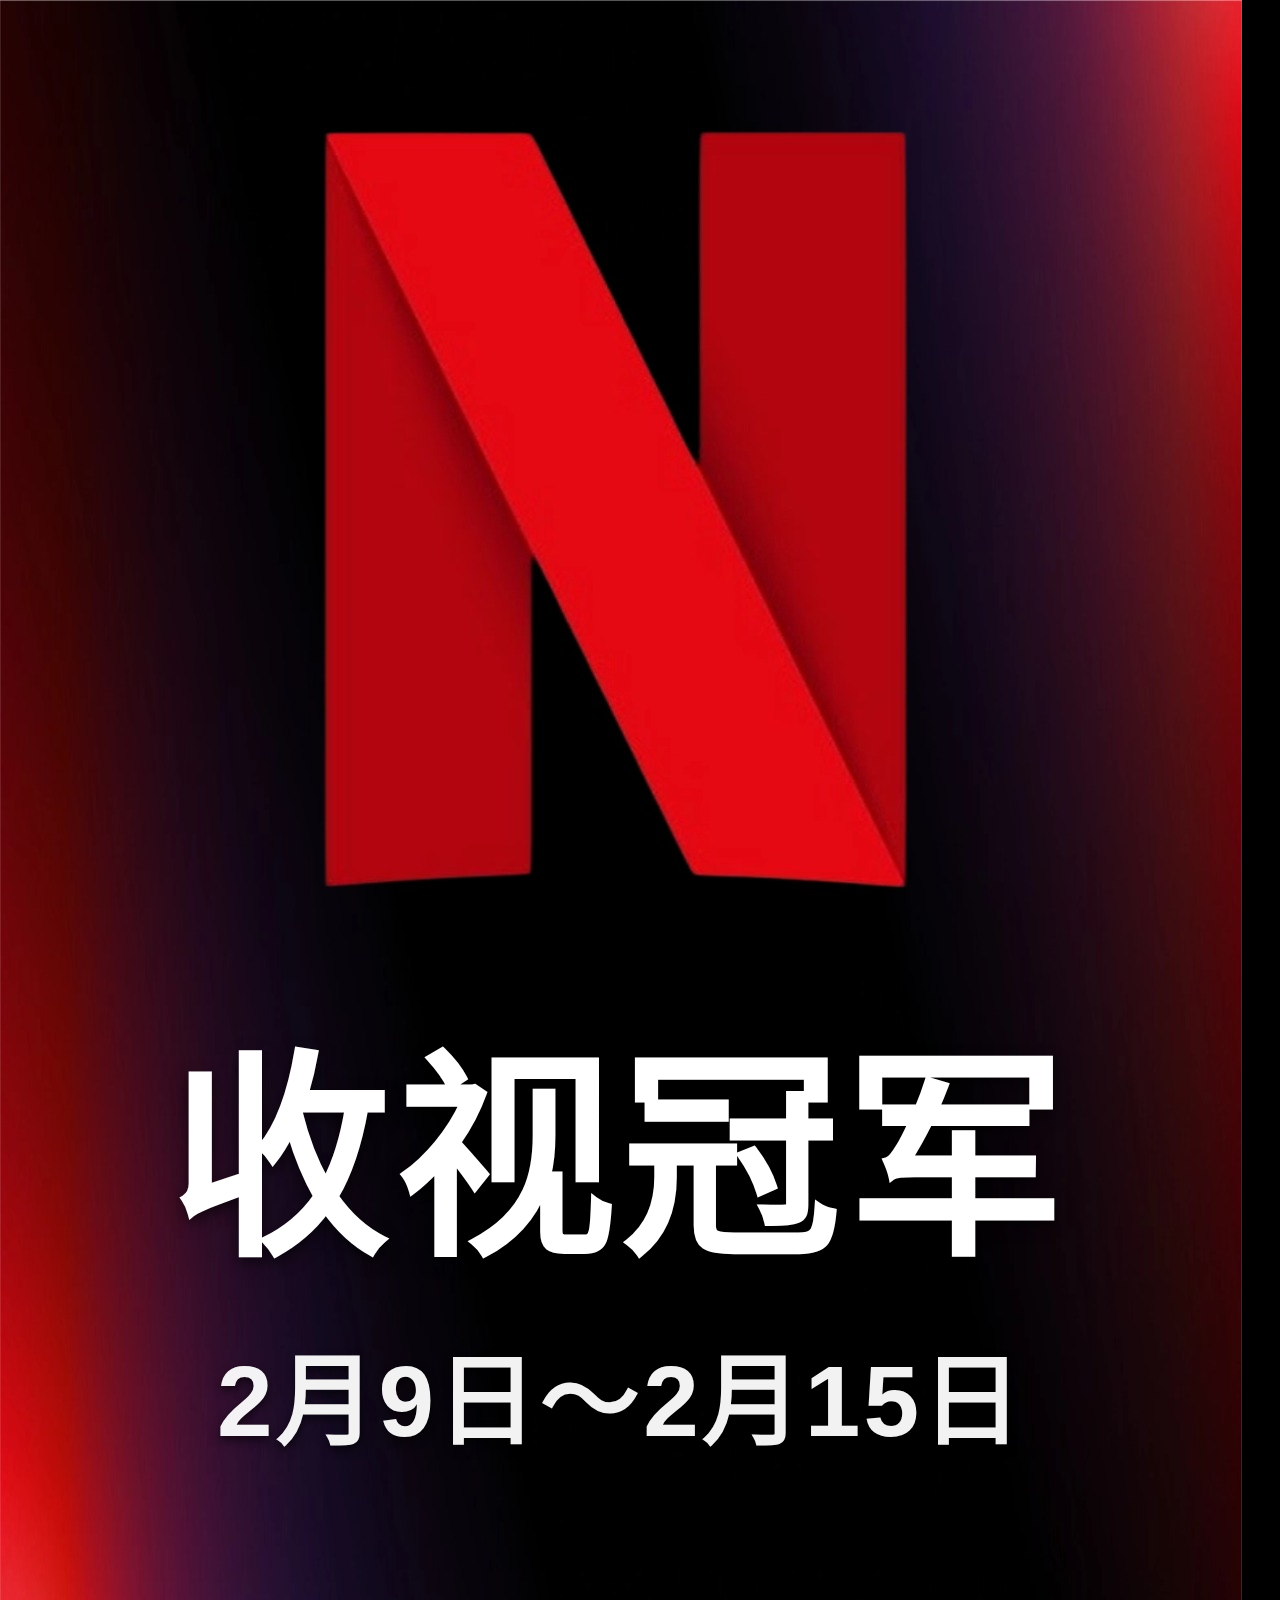
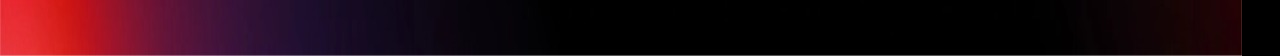
<file: index.html>
<!doctype html>
<html lang="zh-CN">
  <head>
    <meta charset="UTF-8" />
    <meta name="viewport" content="width=device-width, initial-scale=1.0" />
    <title>Redbook Title Page Generator</title>
    <link rel="stylesheet" href="style.css" />
  </head>
  <body>
    <div class="container" id="capture">
      <div class="content">
        <h1 id="main-title" class="title">收视冠军</h1>
        <p id="sub-title" class="subtitle">2月9日～2月15日</p>
      </div>
    </div>
    <script src="script.js"></script>
  </body>
</html>
</file>
<file: style.css>
/* Reset and Base Styles */
* {
  box-sizing: border-box;
  margin: 0;
  padding: 0;
}

body {
  width: 1242px;
  height: 1656px;
  margin: 0;
  font-family: "PingFang SC", "Noto Sans SC", "Microsoft YaHei", sans-serif;
  background-color: #000;
  overflow: hidden; /* Prevent scrollbars during screenshot */
}

.container {
  width: 100%;
  height: 100%;
  background-image: url("Background.jpg");
  background-size: cover;
  background-position: center;
  background-repeat: no-repeat;
  position: relative;
  display: flex;
  flex-direction: column;
  align-items: center;
  /* justify-content is managed by padding to place text below the "N" */
}

.content {
    /* 
       Adjusted for massive text size.
       Moved up slightly from 1100 to 1050 because the larger text will take up more vertical space downwards.
    */
    margin-top: 1050px; 
    text-align: center;
    color: white;
    width: 100%;
    display: flex;
    flex-direction: column;
    align-items: center;
    gap: 50px; /* Increased gap */
}

/* Typography matching the demo */
.title {
    font-size: 220px; /* Massive increase from 180px */
    font-weight: 800; /* Extra Bold */
    line-height: 1.0;
    letter-spacing: 5px;
    text-shadow: 0 6px 15px rgba(0, 0, 0, 0.6);
}

.subtitle {
    font-size: 100px; /* Significant increase from 80px */
    font-weight: 600; /* Slightly bolder */
    opacity: 0.95;
    letter-spacing: 3px;
    text-shadow: 0 4px 10px rgba(0, 0, 0, 0.6);
}
</file>
